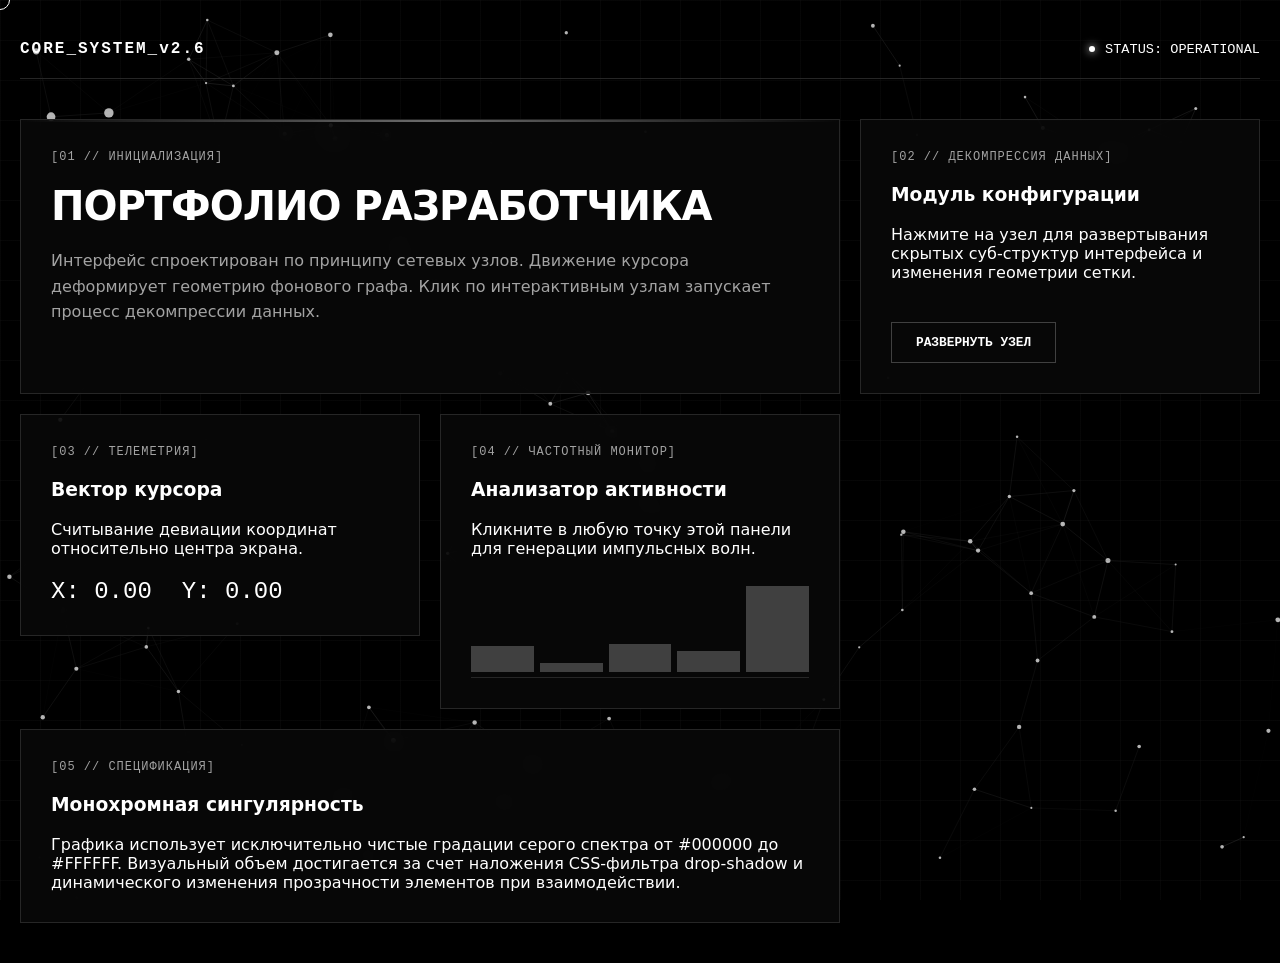
<file: index.html>
<!DOCTYPE html>
<html lang="ru">
<head>
    <meta charset="UTF-8">
    <meta name="viewport" content="width=device-width, initial-scale=1.0">
    <title>Архитектура Интерфейса / Портфолио</title>
    <link rel="stylesheet" href="1.css">
</head>
<body>

    <canvas id="network-canvas"></canvas>

    <div class="cyber-grid"></div>

    <div id="reticle"></div>

    <div class="interface-wrapper">
        <header class="nav-container">
            <div class="sys-logo" data-glitch="CORE_SYSTEM_v2.6">CORE_SYSTEM_v2.6</div>
            <div class="sys-status">
                <span class="status-indicator"></span>
                <span id="telemetry-status">STATUS: OPERATIONAL</span>
            </div>
        </header>

        <main class="bento-container">
            
            <section class="bento-item wide-node" data-tilt>
                <div class="scanner-line"></div>
                <div class="node-header">[01 // ИНИЦИАЛИЗАЦИЯ]</div>
                <h1 class="glitch-title">ПОРТФОЛИО РАЗРАБОТЧИКА</h1>
                <p class="node-text">Интерфейс спроектирован по принципу сетевых узлов. Движение курсора деформирует геометрию фонового графа. Клик по интерактивным узлам запускает процесс декомпрессии данных.</p>
            </section>

            <section class="bento-item expandable-node" id="terminal-node">
                <div class="node-header">[02 // ДЕКОМПРЕССИЯ ДАННЫХ]</div>
                <h3>Модуль конфигурации</h3>
                <p>Нажмите на узел для развертывания скрытых суб-структур интерфейса и изменения геометрии сетки.</p>
                
                <div class="hidden-payload">
                    <div class="matrix-data">
                        <div class="data-row"><span>KERNEL:</span> <span>x86_64_NODE</span></div>
                        <div class="data-row"><span>BUFFER:</span> <span>STABLE_0x99</span></div>
                        <div class="data-row"><span>RENDER:</span> <span>CANVAS_2D_OPTIMIZED</span></div>
                    </div>
                </div>
                
                <button class="action-trigger" id="trigger-expand">РАЗВЕРНУТЬ УЗЕЛ</button>
            </section>

            <section class="bento-item" id="telemetry-node">
                <div class="node-header">[03 // ТЕЛЕМЕТРИЯ]</div>
                <h3>Вектор курсора</h3>
                <p>Считывание девиации координат относительно центра экрана.</p>
                <div class="vector-output">
                    <div>X: <span id="vec-x">0.00</span></div>
                    <div>Y: <span id="vec-y">0.00</span></div>
                </div>
            </section>

            <section class="bento-item high-node" id="matrix-node">
                <div class="node-header">[04 // ЧАСТОТНЫЙ МОНИТОР]</div>
                <h3>Анализатор активности</h3>
                <p>Кликните в любую точку этой панели для генерации импульсных волн.</p>
                <div class="impulse-container">
                    <div class="impulse-bar"></div>
                    <div class="impulse-bar"></div>
                    <div class="impulse-bar"></div>
                    <div class="impulse-bar"></div>
                    <div class="impulse-bar"></div>
                </div>
            </section>

            <section class="bento-item wide-node">
                <div class="node-header">[05 // СПЕЦИФИКАЦИЯ]</div>
                <h3>Монохромная сингулярность</h3>
                <p>Графика использует исключительно чистые градации серого спектра от #000000 до #FFFFFF. Визуальный объем достигается за счет наложения CSS-фильтра drop-shadow и динамического изменения прозрачности элементов при взаимодействии.</p>
            </section>

        </main>
    </div>

    <script src="1.js"></script>
</body>
</html>
</file>
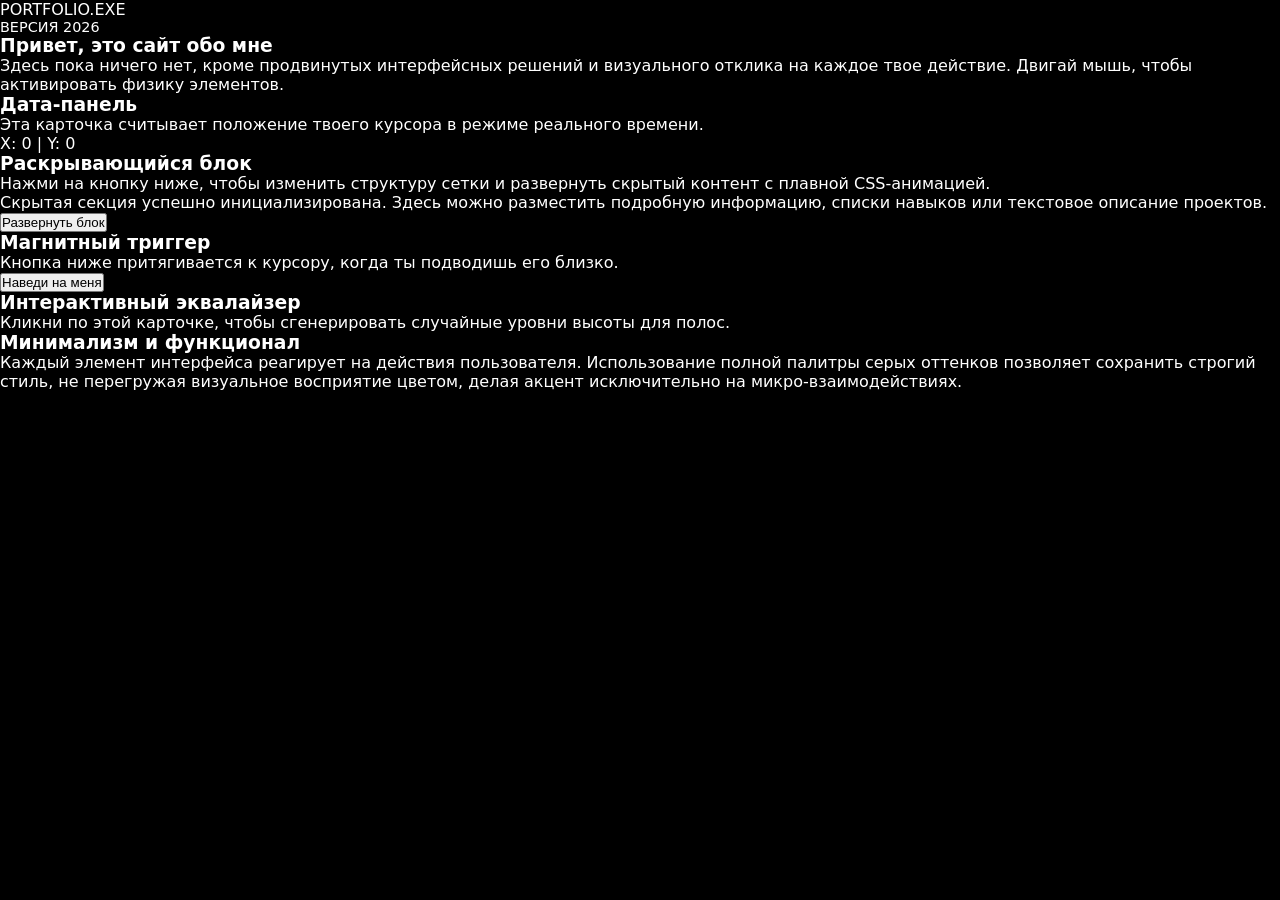
<file: 1.html>
<!DOCTYPE html>
<html lang="ru">
<head>
    <meta charset="UTF-8">
    <meta name="viewport" content="width=device-width, initial-scale=1.0">
    <title>Интерактивное Портфолио</title>
    <link rel="stylesheet" href="1.css">
    

    <style>
        
    </style>
</head>
<body>

    <!-- Элементы кастомного курсора -->
    <div id="custom-cursor"></div>
    <div id="custom-cursor-blur"></div>

    <div class="container">
        <!-- Шапка -->
        <header>
            <div class="logo">PORTFOLIO.EXE</div>
            <div style="color: var(--text-muted); font-size: 0.9rem;">ВЕРСИЯ 2026</div>
        </header>

        <!-- Основная сетка -->
        <div class="grid-layout">
            
            <!-- Карточка 1: Приветствие (Печатный текст) -->
            <div class="card wide" data-tilt>
                <div class="card-glow"></div>
                <h3 class="typing-text" id="typing-hero">Привет, это сайт обо мне</h3>
                <p>Здесь пока ничего нет, кроме продвинутых интерфейсных решений и визуального отклика на каждое твое действие. Двигай мышь, чтобы активировать физику элементов.</p>
            </div>

            <!-- Карточка 2: Трекер мыши -->
            <div class="card" id="motion-card" data-tilt>
                <div class="card-glow"></div>
                <h3>Дата-панель</h3>
                <p>Эта карточка считывает положение твоего курсора в режиме реального времени.</p>
                <div class="coord-display" id="coords">X: 0 | Y: 0</div>
            </div>

            <!-- Карточка 3: Раскрывающийся блок (Клик) -->
            <div class="card high" id="expandable-card">
                <div class="card-glow"></div>
                <h3>Раскрывающийся блок</h3>
                <p>Нажми на кнопку ниже, чтобы изменить структуру сетки и развернуть скрытый контент с плавной CSS-анимацией.</p>
                <div class="expandable-content">
                    <p style="color: var(--text-primary);">Скрытая секция успешно инициализирована. Здесь можно разместить подробную информацию, списки навыков или текстовое описание проектов.</p>
                </div>
                <button class="expand-btn" id="toggle-btn">Развернуть блок</button>
            </div>

            <!-- Карточка 4: Магнитный интерактив -->
            <div class="card">
                <div class="card-glow"></div>
                <h3>Магнитный триггер</h3>
                <p>Кнопка ниже притягивается к курсору, когда ты подводишь его близко.</p>
                <div class="magnetic-wrap">
                    <button class="magnetic-button" id="mag-btn">Наведи на меня</button>
                </div>
            </div>

            <!-- Карточка 5: Визуализатор кликов -->
            <div class="card">
                <div class="card-glow"></div>
                <h3>Интерактивный эквалайзер</h3>
                <p>Кликни по этой карточке, чтобы сгенерировать случайные уровни высоты для полос.</p>
                <div class="bar-container" id="bar-input">
                    <div class="bar"></div>
                    <div class="bar"></div>
                    <div class="bar"></div>
                    <div class="bar"></div>
                    <div class="bar"></div>
                    <div class="bar"></div>
                </div>
            </div>

            <!-- Карточка 6: Полноширинный подвал -->
            <div class="card full" data-tilt>
                <div class="card-glow"></div>
                <h3>Минимализм и функционал</h3>
                <p>Каждый элемент интерфейса реагирует на действия пользователя. Использование полной палитры серых оттенков позволяет сохранить строгий стиль, не перегружая визуальное восприятие цветом, делая акцент исключительно на микро-взаимодействиях.</p>
            </div>

        </div>
    </div>
        <script src="1.js"></script>
    <script>
        
    </script>
</body>
</html>
</file>
<file: 1.css>
/* Спецификация монохромных переменных */
:root {
    --color-black: #000000;
    --color-dark-80: #0a0a0a;
    --color-dark-60: #121212;
    --color-grey-40: #262626;
    --color-grey-20: #404040;
    --color-light-60: #a3a3a3;
    --color-white: #ffffff;
    --font-mono: 'Courier New', Courier, monospace;
}

* {
    box-sizing: border-box;
    margin: 0;
    padding: 0;
    cursor: none; /* Кастомный ретикул вместо стандартной мыши */
}

body {
    background-color: var(--color-black);
    color: var(--color-white);
    font-family: system-ui, -apple-system, BlinkMacSystemFont, sans-serif;
    min-height: 100vh;
    overflow-x: hidden;
}

/* HTML5 Canvas задний план */
#network-canvas {
    position: fixed;
    top: 0;
    left: 0;
    width: 100vw;
    height: 100vh;
    z-index: 1;
    pointer-events: none;
}

/* Фоны и сетки */
.cyber-grid {
    position: fixed;
    top: 0;
    left: 0;
    width: 100vw;
    height: 100vh;
    background-image: 
        linear-gradient(to right, rgba(64, 64, 64, 0.1) 1px, transparent 1px),
        linear-gradient(to bottom, rgba(64, 64, 64, 0.1) 1px, transparent 1px);
    background-size: 40px 40px;
    z-index: 2;
    pointer-events: none;
}

/* Интерактивный прицел (курсор) */
#reticle {
    width: 20px;
    height: 20px;
    border: 1px solid var(--color-white);
    border-radius: 50%;
    position: fixed;
    transform: translate(-50%, -50%);
    pointer-events: none;
    z-index: 9999;
    transition: width 0.3s, height 0.3s, background-color 0.3s;
}

.interface-wrapper {
    position: relative;
    z-index: 3;
    max-width: 1400px;
    margin: 0 auto;
    padding: 40px 20px;
}

/* Навигационная панель */
.nav-container {
    display: flex;
    justify-content: space-between;
    align-items: center;
    border-bottom: 1px solid var(--color-grey-40);
    padding-bottom: 20px;
    margin-bottom: 40px;
    font-family: var(--font-mono);
}

.sys-logo {
    font-weight: 800;
    letter-spacing: 2px;
}

.sys-status {
    display: flex;
    align-items: center;
    gap: 10px;
    font-size: 0.85rem;
}

.status-indicator {
    width: 6px;
    height: 6px;
    background-color: var(--color-white);
    border-radius: 50%;
    box-shadow: 0 0 8px var(--color-white);
    animation: pulse 2s infinite;
}

/* Архитектура Bento Grid */
.bento-container {
    display: grid;
    grid-template-columns: repeat(3, 1fr);
    gap: 20px;
}

/* Базовый блок-узел */
.bento-item {
    background-color: rgba(10, 10, 10, 0.75);
    backdrop-filter: blur(12px);
    border: 1px solid var(--color-grey-40);
    border-radius: 0px; /* Острые углы в стиле исходного сайта */
    padding: 30px;
    position: relative;
    overflow: hidden;
    display: flex;
    flex-direction: column;
    gap: 20px;
    transition: border-color 0.4s, box-shadow 0.4s, transform 0.1s;
}

.bento-item:hover {
    border-color: var(--color-white);
    box-shadow: 0 0 25px rgba(255, 255, 255, 0.05);
}

/* Модификаторы сетки */
.wide-node { grid-column: span 2; }
.high-node { grid-row: span 2; }

.node-header {
    font-family: var(--font-mono);
    font-size: 0.75rem;
    color: var(--color-light-60);
    letter-spacing: 1px;
}

.glitch-title {
    font-size: 2.5rem;
    font-weight: 900;
    letter-spacing: -1px;
    line-height: 1.1;
}

.node-text {
    color: var(--color-light-60);
    line-height: 1.6;
}

/* АНИМАЦИЯ 1: Сканирующая линия на главной карточке */
.scanner-line {
    position: absolute;
    top: 0;
    left: 0;
    width: 100%;
    height: 2px;
    background: linear-gradient(to right, transparent, var(--color-white), transparent);
    opacity: 0.4;
    animation: scan 4s linear infinite;
}

/* АНИМАЦИЯ 2: Функционал динамического развертывания узла */
.expandable-node {
    transition: grid-column 0.5s cubic-bezier(0.25, 1, 0.5, 1), all 0.5s cubic-bezier(0.25, 1, 0.5, 1);
}

.expandable-node.expanded {
    grid-column: span 2;
    background-color: var(--color-dark-60);
}

.hidden-payload {
    max-height: 0;
    opacity: 0;
    overflow: hidden;
    transition: max-height 0.5s cubic-bezier(0.25, 1, 0.5, 1), opacity 0.3s ease;
}

.expandable-node.expanded .hidden-payload {
    max-height: 300px;
    opacity: 1;
    border-top: 1px solid var(--color-grey-40);
    padding-top: 20px;
}

.matrix-data {
    font-family: var(--font-mono);
    font-size: 0.9rem;
    display: flex;
    flex-direction: column;
    gap: 8px;
}

.data-row {
    display: flex;
    justify-content: space-between;
}

.data-row span:last-child {
    color: var(--color-light-60);
}

/* Интерактивная кнопка-триггер */
.action-trigger {
    background: transparent;
    border: 1px solid var(--color-grey-20);
    color: var(--color-white);
    padding: 12px 24px;
    font-family: var(--font-mono);
    font-size: 0.8rem;
    font-weight: bold;
    align-self: flex-start;
    margin-top: auto;
    transition: all 0.3s ease;
}

.action-trigger:hover {
    background-color: var(--color-white);
    color: var(--color-black);
    border-color: var(--color-white);
    box-shadow: 0 0 15px var(--color-white);
}

/* Блок телеметрии */
.vector-output {
    font-family: var(--font-mono);
    font-size: 1.5rem;
    display: flex;
    gap: 30px;
    color: var(--color-white);
}

/* Анимация импульсного эквалайзера */
.impulse-container {
    display: flex;
    align-items: flex-end;
    gap: 6px;
    height: 100px;
    margin-top: auto;
    border-bottom: 1px solid var(--color-grey-40);
    padding-bottom: 5px;
}

.impulse-bar {
    flex: 1;
    height: 10px;
    background-color: var(--color-grey-20);
    transition: height 0.6s cubic-bezier(0.25, 1, 0.5, 1), background-color 0.3s;
}

.bento-item:hover .impulse-bar {
    background-color: var(--color-light-60);
}

/* Фреймы анимаций */
@keyframes pulse {
    0%, 100% { opacity: 0.4; }
    50% { opacity: 1; }
}

@keyframes scan {
    0% { top: 0%; }
    50% { top: 100%; }
    100% { top: 0%; }
}

/* Адаптивный дизайн */
@media (max-width: 1024px) {
    .bento-container { grid-template-columns: 1fr; }
    .wide-node, .high-node, .expandable-node.expanded { grid-column: span 1; grid-row: span 1; }
}
</file>
